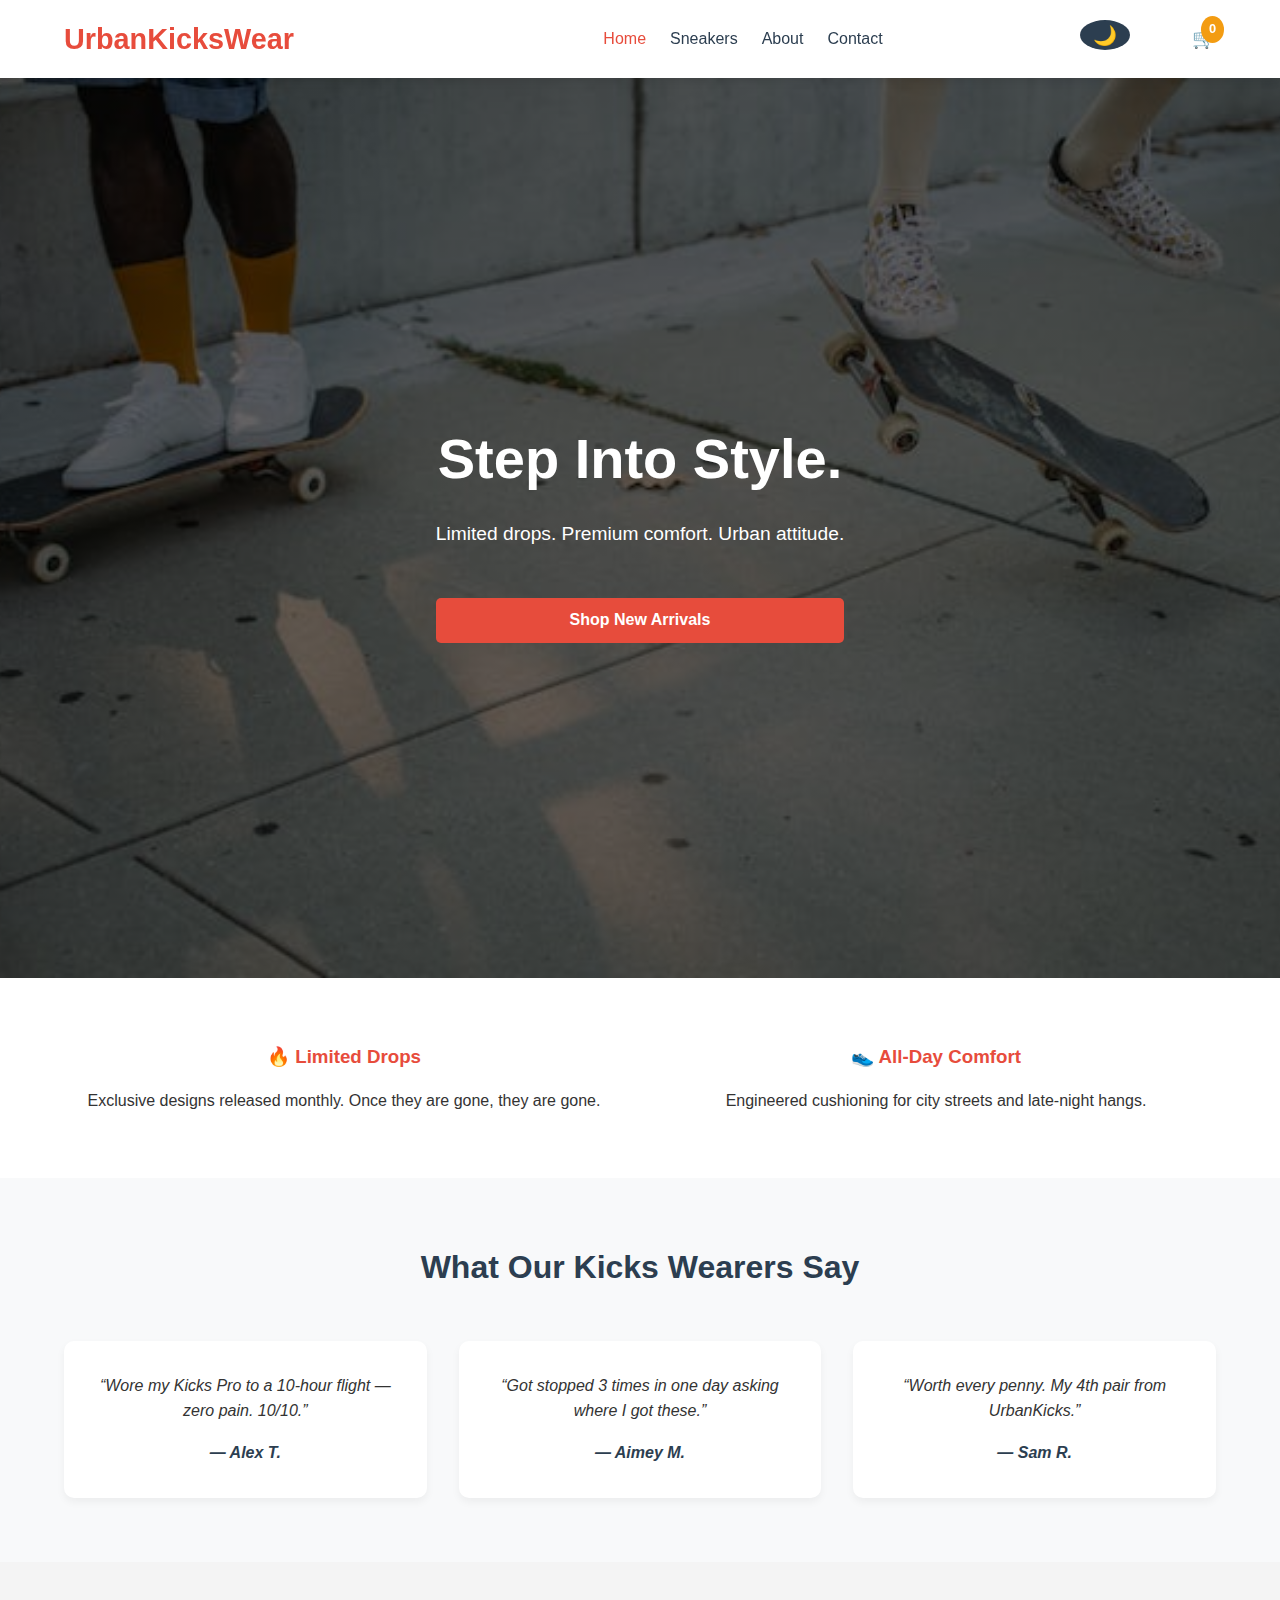
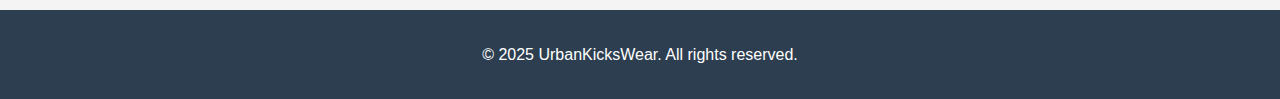
<file: UrbanKicksWear/index.html>
<!DOCTYPE html>
<html lang="en">
<head>
    <meta charset="UTF-8">
    <meta name="viewport" content="width=device-width, initial-scale=1.0">
    <title>UrbanKicksWear | Step Into Style</title>
    <link rel="stylesheet" href="css/styles.css">
    <link rel="stylesheet" href="css/responsive.css">
    <link rel="icon" href="images/favicon.ico" type="image/x-icon">
    <!-- <link href="https://fonts.googleapis.com/css2?family=Poppins:wght@300;400;600;700&display=swap" rel="stylesheet"> -->
</head>
<body>
    <header>
        <div class="logo">UrbanKicksWear</div>
        <nav>
            <ul class="nav-links">
                <li><a href="index.html" class="active">Home</a></li>
                <li><a href="products.html">Sneakers</a></li>
                <li><a href="about.html">About</a></li>
                <li><a href="contact.html">Contact</a></li>
                
            </ul>
        </nav>
        <div class="cart-icon" id="cartIcon">🛒 <span id="cartCount">0</span></div>
        <div class="burger" id="burger">☰</div>
    </header>

    <main>
        <!-- Hero Section -->
        <section class="hero">
            <div class="hero-content">
                <h1>Step Into Style.</h1>
                <p>Limited drops. Premium comfort. Urban attitude.</p>
                <a href="products.html" class="btn">Shop New Arrivals</a>
            </div>
        </section>

        <!-- Features -->
        <section class="features">
            <div class="feature-card">
                <h3>🔥 Limited Drops</h3>
                <p>Exclusive designs released monthly. Once they are gone, they are gone.</p>
            </div>
            <!-- <div class="feature-card">
                <h3>🌿 Vegan Materials</h3>
                <p>Eco-conscious without sacrificing style or durability.</p>
            </div> -->
            <div class="feature-card">
                <h3>👟 All-Day Comfort</h3>
                <p>Engineered cushioning for city streets and late-night hangs.</p>
            </div>
        </section>

        <!-- Testimonials -->
        <section class="testimonials">
            <h2>What Our Kicks Wearers Say</h2>
            <div class="testimonial-grid">
                <div class="testimonial">
                    <p>“Wore my Kicks Pro to a 10-hour flight — zero pain. 10/10.”</p>
                    <cite>— Alex T.</cite>
                </div>
                <div class="testimonial">
                    <p>“Got stopped 3 times in one day asking where I got these.”</p>
                    <cite>— Aimey M.</cite>
                </div>
                <div class="testimonial">
                    <p>“Worth every penny. My 4th pair from UrbanKicks.”</p>
                    <cite>— Sam R.</cite>
                </div>
            </div>
        </section>
    </main>

    <footer>
        <p>&copy; 2025 UrbanKicksWear. All rights reserved.</p>
        
    </footer>

    <button id="backToTop">↑</button>
    <button id="darkModeToggle" class="dark-mode-toggle">🌙</button>

    <script src="js/main.js"></script>
    <script src="js/cart.js"></script>
    
</body>
</html>
</file>
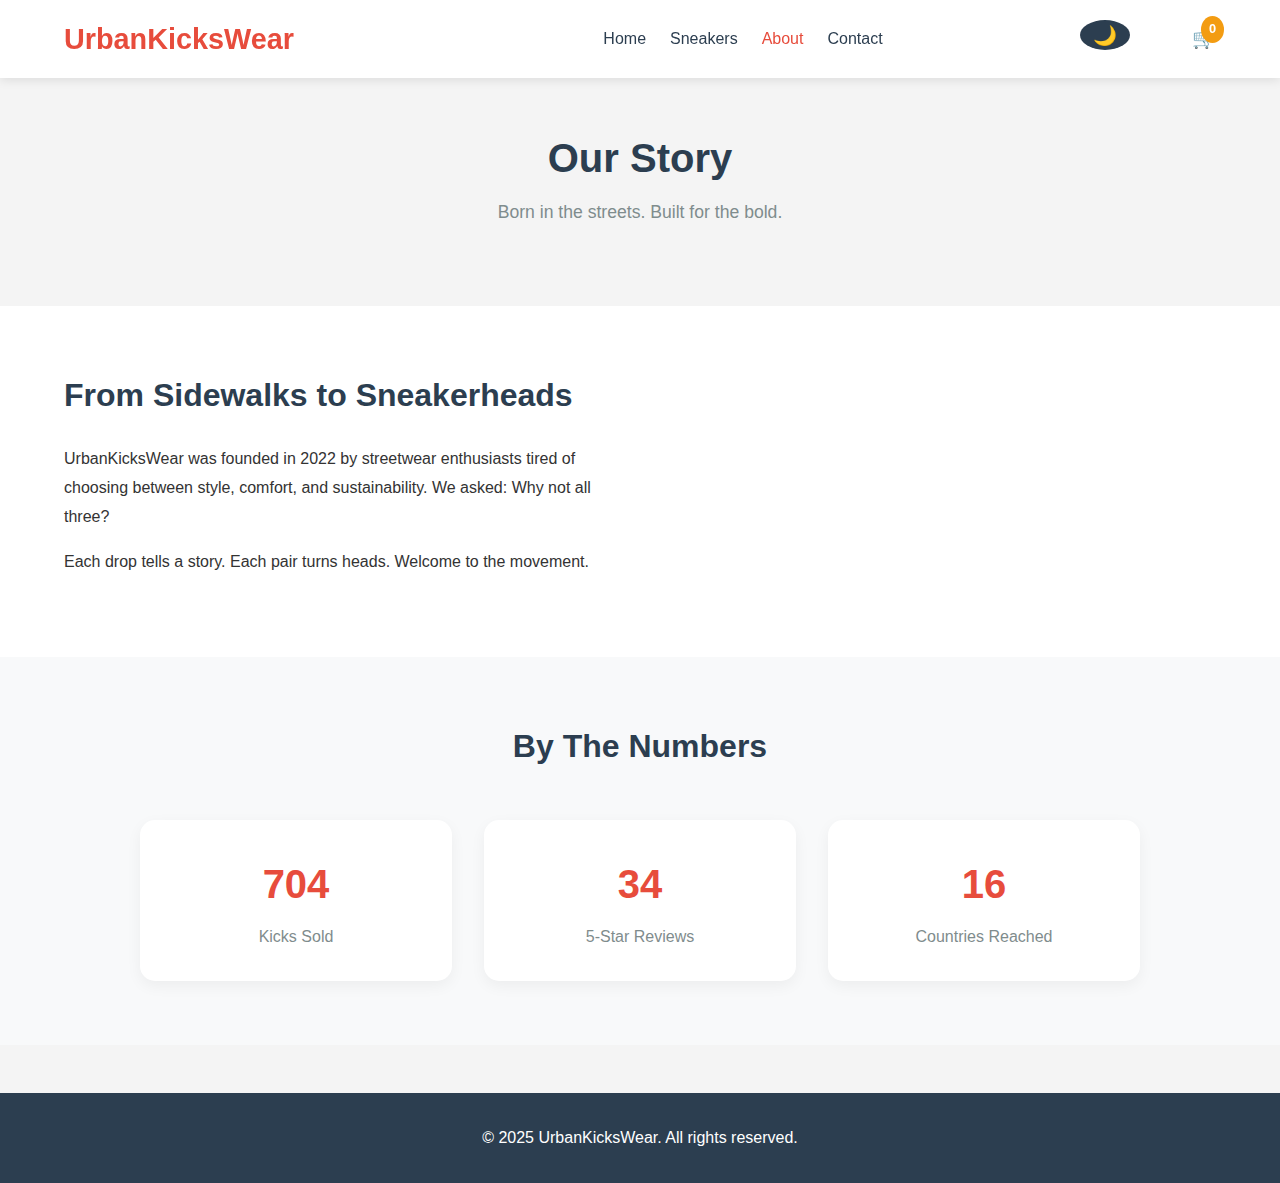
<file: UrbanKicksWear/about.html>
<!DOCTYPE html>
<html lang="en">
<head>
    <meta charset="UTF-8">
    <meta name="viewport" content="width=device-width, initial-scale=1.0">
    <title>UrbanKicksWear | Our Story</title>
    <link rel="stylesheet" href="css/styles.css">
    <link rel="stylesheet" href="css/responsive.css">
    <!-- <link href="https://fonts.googleapis.com/css2?family=Poppins:wght@300;400;600;700&display=swap" rel="stylesheet"> -->
</head>
<body>
    <header>
        <div class="logo">UrbanKicksWear</div>
        <nav>
            <ul class="nav-links">
                <li><a href="index.html">Home</a></li>
                <li><a href="products.html">Sneakers</a></li>
                <li><a href="about.html" class="active">About</a></li>
                <li><a href="contact.html">Contact</a></li>
                
            </ul>
        </nav>
        <div class="cart-icon" id="cartIcon">🛒 <span id="cartCount">0</span></div>
        <div class="burger" id="burger">☰</div>
    </header>

    <main>
        <section class="page-header">
            <h1>Our Story</h1>
            <p>Born in the streets. Built for the bold.</p>
        </section>

        <section class="about-content">
            <div class="about-text">
                <h2>From Sidewalks to Sneakerheads</h2>
                <p>UrbanKicksWear was founded in 2022 by streetwear enthusiasts tired of choosing between style, comfort, and sustainability. We asked: Why not all three?</p>
                <p>Each drop tells a story. Each pair turns heads. Welcome to the movement.</p>
        </section>

        <section class="stats-section">
            <h2>By The Numbers</h2>
            <div class="stats-grid" id="statsGrid">
                <div class="stat">
                    <div class="stat-number" data-target="2000">0</div>
                    <div class="stat-label">Kicks Sold</div>
                </div>
                <div class="stat">
                    <div class="stat-number" data-target="98">0</div>
                    <div class="stat-label">5-Star Reviews</div>
                </div>
                <div class="stat">
                    <div class="stat-number" data-target="47">0</div>
                    <div class="stat-label">Countries Reached</div>
                </div>
            </div>
        </section>

    </main>

    <footer>
        <p>&copy; 2025 UrbanKicksWear. All rights reserved.</p>
        
    </footer>

    <button id="backToTop">↑</button>
    <button id="darkModeToggle" class="dark-mode-toggle">🌙</button>

    <script src="js/main.js"></script>
    <script src="js/cart.js"></script>
    <script src="js/stats.js"></script>
</body>
</html>
</file>
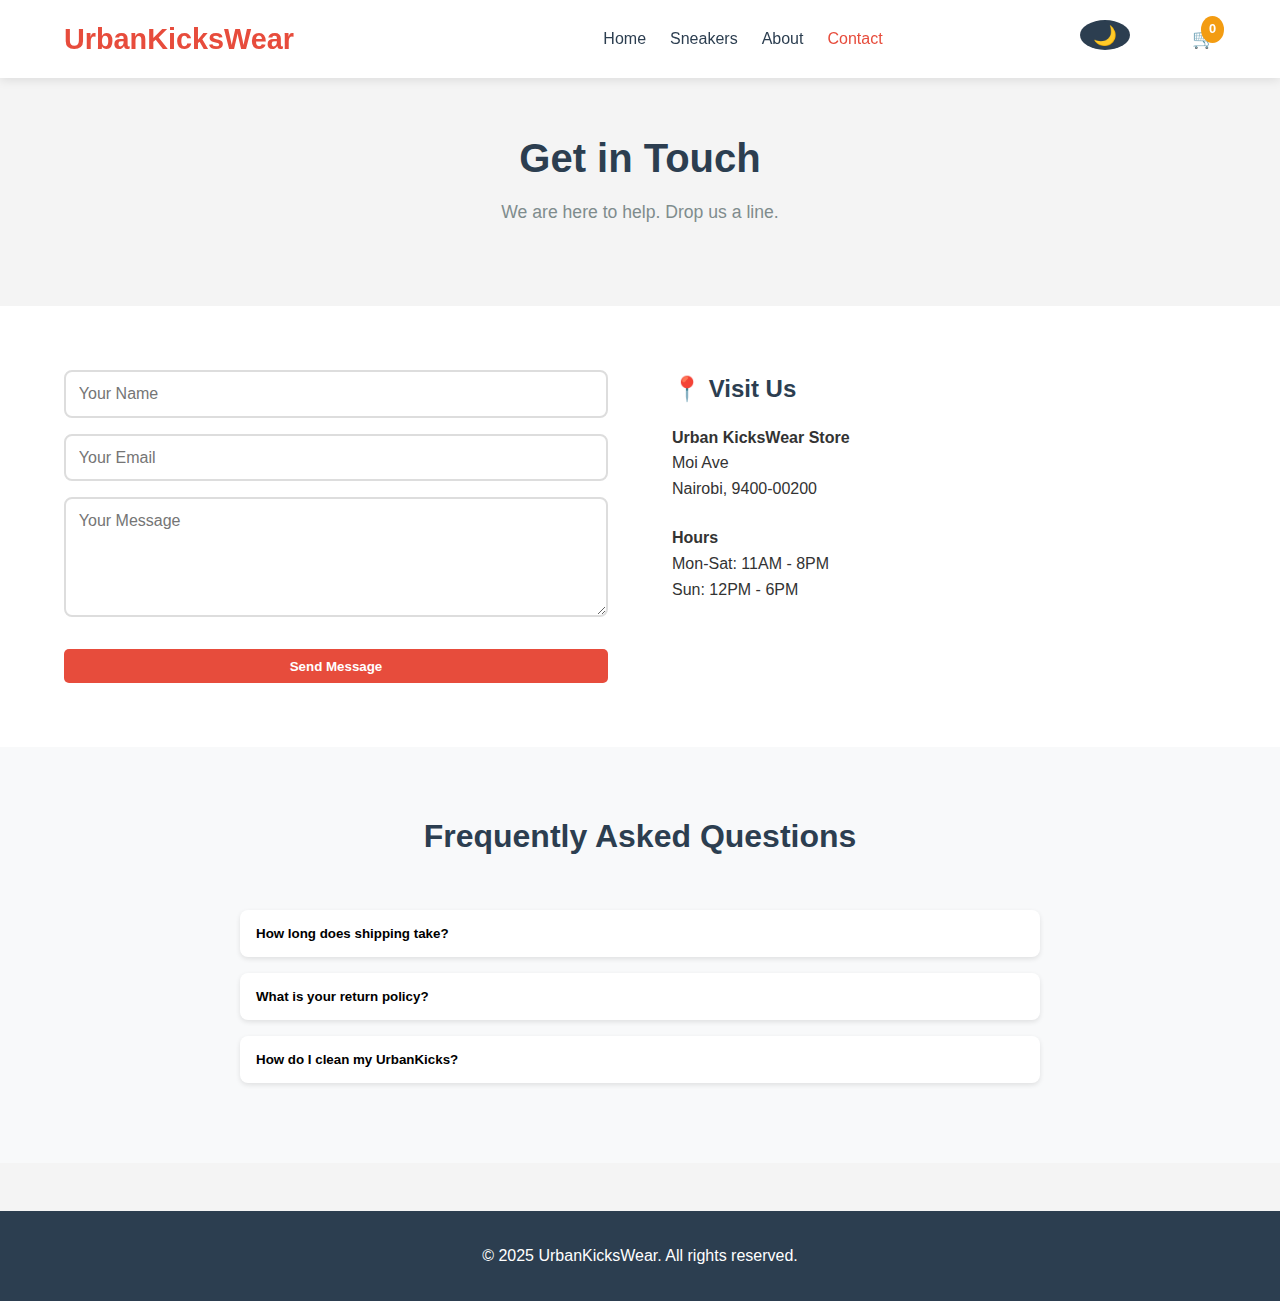
<file: UrbanKicksWear/contact.html>
<!DOCTYPE html>
<html lang="en">
<head>
    <meta charset="UTF-8">
    <meta name="viewport" content="width=device-width, initial-scale=1.0">
    <title>UrbanKicksWear | Get in Touch</title>
    <link rel="stylesheet" href="css/styles.css">
    <link rel="stylesheet" href="css/responsive.css">
    <!-- <link href="https://fonts.googleapis.com/css2?family=Poppins:wght@300;400;600;700&display=swap" rel="stylesheet"> -->
</head>
<body>
    <header>
        <div class="logo">UrbanKicksWear</div>
        <nav>
            <ul class="nav-links">
                <li><a href="index.html">Home</a></li>
                <li><a href="products.html">Sneakers</a></li>
                <li><a href="about.html">About</a></li>
                <li><a href="contact.html" class="active">Contact</a></li>
                
            </ul>
        </nav>
        <div class="cart-icon" id="cartIcon">🛒 <span id="cartCount">0</span></div>
        <div class="burger" id="burger">☰</div>
    </header>

    <main>
        <section class="page-header">
            <h1>Get in Touch</h1>
            <p>We are here to help. Drop us a line.</p>
        </section>

        <section class="contact-content">
            <div class="contact-form">
                <form id="contactForm">
                    <input type="text" id="name" placeholder="Your Name" required>
                    <input type="email" id="email" placeholder="Your Email" required>
                    <textarea id="message" placeholder="Your Message" rows="5" required></textarea>
                    <button type="submit" class="btn">Send Message</button>
                </form>
            </div>
            <div class="contact-info">
                <h3>📍 Visit Us</h3>
                <p><strong>Urban KicksWear Store</strong><br>Moi Ave<br>Nairobi, 9400-00200</p>
                <p><strong>Hours</strong><br>Mon-Sat: 11AM - 8PM<br>Sun: 12PM - 6PM</p>    
            </div>
        </section>

        <section class="faq-section">
            <h2>Frequently Asked Questions</h2>
            <div class="faq-list">
                <div class="faq-item">
                    <button class="faq-question">How long does shipping take?</button>
                    <div class="faq-answer">
                        <p>Standard shipping: 3-5 business days. Express: 1-2 days. International: 7-14 days.</p>
                    </div>
                </div>
                <div class="faq-item">
                    <button class="faq-question">What is your return policy?</button>
                    <div class="faq-answer">
                        <p>30-day returns for unworn kicks in original packaging. Free return shipping!</p>
                    </div>
                </div>
                <div class="faq-item">
                    <button class="faq-question">How do I clean my UrbanKicks?</button>
                    <div class="faq-answer">
                        <p>Use a soft brush + mild soap. Never machine wash. Air dry only.</p>
                    </div>
                </div>
            </div>
        </section>
    </main>

    <footer>
        <p>&copy; 2025 UrbanKicksWear. All rights reserved.</p>
        
    </footer>

    <button id="darkModeToggle" class="dark-mode-toggle">🌙</button>
    <button id="backToTop">↑</button>

    <script src="js/main.js"></script>
    <script src="js/cart.js"></script>
    <script src="js/faq-accordion.js"></script>
    <script src="js/form-validation.js"></script>
</body>
</html>
</file>
<file: UrbanKicksWear/css/styles.css>
/* CSS Variables for Theming */
:root { 
    --primary: #e74c3c; /* vibrant red */
    --secondary: #2c3e50; /* dark blue-gray */
    --accent: #f39c12; /* bright orange */
    --light: #f4f4f4; /* light gray */
    --text: #333; /* dark text color */
}

* {
    margin: 0;
    padding: 0;
    box-sizing: border-box;
}

body {
    font-family: 'Poppins', sans-serif;
    color: var(--text);
    background: var(--light);
    line-height: 1.6; /* improves readability */
}

/* Header */
header {
    display: flex;
    justify-content: space-between; /*navigational links on either side*/
    align-items: center;
    padding: 1rem 5%; /* 5% padding for responsiveness */
    background: white;
    box-shadow: 0 2px 10px rgba(0,0,0,0.1);
    position: sticky;
    top: 0;
    z-index: 1000; /* ensures header stays on top */
}

.logo {
    font-size: 1.8rem;
    font-weight: 700;
    color: var(--primary);
    text-decoration: none;
}

.nav-links {
    display: flex;
    list-style: none;
    gap: 1.5rem;
}

.nav-links a {
    text-decoration: none;
    color: var(--secondary);
    font-weight: 500;
    transition: color 0.3s;
}

.nav-links a:hover,
.nav-links a.active {
    color: var(--primary);
}

.cart-icon {
    cursor: pointer;
    font-weight: bold;
    font-size: 1.2rem;
    position: relative; 
}

.cart-icon span {
    background: var(--accent);
    color: white;
    border-radius: 50%;
    padding: 0.2rem 0.5rem;
    font-size: 0.8rem;
    position: absolute; /* position the badge */
    top: -8px;
    right: -8px;
}

.burger {
    display: none;
    font-size: 1.5rem;
    cursor: pointer;
    color: var(--secondary);
}

/* Hero */
.hero {
    height: 100vh;
    background: linear-gradient(rgba(0, 0, 0, 0.6), rgba(0, 0, 0, 0.6)), url('../images/hero/hero-bg.jpeg') no-repeat center center/cover;
    display: flex;
    align-items: center;
    justify-content: center;
    text-align: center;
    color: white;
    position: relative;
}

.hero-content h1 {
    font-size: 3.5rem;
    margin-bottom: 1rem;
    font-weight: 700;
}

.hero-content p {
    font-size: 1.2rem;
    margin-bottom: 2rem;
    max-width: 600px;
}

.btn {
    display: inline-block;
    background: var(--primary);
    color: white;
    padding: 0.8rem 2rem;
    text-decoration: none;
    border-radius: 5px;
    font-weight: 600;
    transition: background 0.3s;
}

.btn:hover {
    background: #c0392b;
}

/* Features */
.features {
    display: grid;
    grid-template-columns: repeat(auto-fit, minmax(300px, 1fr));
    gap: 2rem;
    padding: 4rem 5%;
    background: white;
    text-align: center;
}

.feature-card h3 {
    color: var(--primary);
    margin-bottom: 1rem;
}

/* Testimonials */
.testimonials {
    padding: 4rem 5%;
    background: #f8f9fa;
    text-align: center;
}

.testimonials h2 {
    margin-bottom: 3rem;
    font-size: 2rem;
    color: var(--secondary);
}

.testimonial-grid {
    display: grid;
    grid-template-columns: repeat(auto-fit, minmax(300px, 1fr));
    gap: 2rem;
}

.testimonial {
    background: white;
    padding: 2rem;
    border-radius: 10px;
    box-shadow: 0 4px 8px rgba(0,0,0,0.05);
}

.testimonial p {
    font-style: italic;
    margin-bottom: 1rem;
}

cite {
    font-weight: 600;
    color: var(--secondary);
}

/* Footer */
footer {
    background: var(--secondary);
    color: white;
    text-align: center;
    padding: 2rem 1rem;
    margin-top: 3rem;
}

.social-icons {
    margin-top: 1rem;
}

.social-icons a {
    margin: 0 0.5rem;
}

.social-icons img {
    width: 30px;
    filter: brightness(0) invert(1); /* makes icons white */
}

/* Back to Top */
#backToTop {
    position: fixed;
    bottom: 20px;
    right: 20px;
    background: var(--primary);
    color: white;
    border: none;
    width: 50px;
    height: 50px;
    border-radius: 50%;
    cursor: pointer;
    display: none;
    font-size: 1.2rem;
    transition: background 0.3s;
}

#backToTop:hover {
    background: #c0392b;
}

/* Products Section */
/* Page Header */
.page-header {
    text-align: center;
    padding: 3rem 1rem;
    background: var(--light);
    margin-bottom: 2rem;
}

.page-header h1 {
    font-size: 2.5rem;
    color: var(--secondary);
    margin-bottom: 0.5rem;
}

.page-header p {
    font-size: 1.1rem;
    color: #7f8c8d;
}

/* Filters */
.filters {
    text-align: center;
    padding: 1rem;
    margin-bottom: 2rem;
}

.filters button {
    background: transparent;
    border: 2px solid var(--primary);
    color: var(--primary);
    padding: 0.5rem 1rem;
    margin: 0 0.5rem 1rem;
    border-radius: 5px;
    cursor: pointer;
    font-family: 'Poppins', sans-serif;
    transition: all 0.3s;
}

.filters button.active,
.filters button:hover {
    background: var(--primary);
    color: white;
}

/* Products Grid */
.products-grid {
    display: grid;
    grid-template-columns: repeat(auto-fill, minmax(280px, 1fr));
    gap: 2rem;
    padding: 0 5% 4rem;
}

.product-card {
    background: white;
    border-radius: 15px;
    overflow: hidden;
    box-shadow: 0 5px 15px rgba(0,0,0,0.08);
    transition: transform 0.3s, box-shadow 0.3s;
}

.product-card:hover {
    transform: translateY(-10px);
    box-shadow: 0 10px 25px rgba(0,0,0,0.15);
}

.product-card img {
    width: 100%;
    height: 220px;
    object-fit: cover;
}

.card-body {
    padding: 1.5rem;
}

.card-body h3 {
    font-size: 1.3rem;
    margin-bottom: 0.5rem;
    color: var(--secondary);
}

.price {
    font-size: 1.4rem;
    font-weight: 700;
    color: var(--primary);
    margin: 0.5rem 0;
}

.tag {
    display: inline-block;
    background: var(--accent);
    color: white;
    font-size: 0.8rem;
    padding: 0.2rem 0.6rem;
    border-radius: 4px;
    margin-bottom: 0.8rem;
}

.btn {
    display: inline-block;
    background: var(--primary);
    color: white;
    padding: 0.6rem 1.2rem;
    text-decoration: none;
    border-radius: 5px;
    font-weight: 600;
    cursor: pointer;
    transition: background 0.3s;
    border: none;
    width: 100%;
    text-align: center;
    margin-top: 1rem;
}

.btn:hover {
    background: #c0392b;
}

/* Modal */
.modal {
    display: none;
    position: fixed;
    z-index: 200;
    left: 0;
    top: 0;
    width: 100%;
    height: 100%;
    background: rgba(0,0,0,0.8);
    overflow: auto;
}

.modal-content {
    background: white;
    margin: 5% auto;
    padding: 2rem;
    width: 90%;
    max-width: 800px;
    border-radius: 15px;
    position: relative;
    animation: modalFadeIn 0.4s;
}

@keyframes modalFadeIn {
    from { opacity: 0; transform: translateY(-50px); }
    to { opacity: 1; transform: translateY(0); }
}

.close {
    position: absolute;
    right: 25px;
    top: 20px;
    font-size: 2rem;
    cursor: pointer;
    color: #aaa;
    transition: color 0.3s;
}

.close:hover {
    color: #333;
}

.modal img {
    width: 100%;
    max-height: 300px;
    object-fit: contain;
    margin-bottom: 1.5rem;
    border-radius: 10px;
}

/* Dark Mode Toggle Button */
.dark-mode-toggle {
    position: absolute;
    top: 20px;
    right: 150px; /* left of cart */
    background: var(--secondary);
    color: white;
    width: 50px;
    height: 30px;
    border: none;
    border-radius: 50%;
    cursor: pointer;
    font-size: 1.2rem;
    z-index: 9999; /* Increase this to ensure it’s above the overlay */
    transition: all 0.3s;
}

.dark-mode-toggle:hover {
    transform: rotate(20deg);
}

/* For Dark Mode */
body.dark-mode {
    background: #121212;
    color: #e0e0e0;
}

body.dark-mode header,
body.dark-mode .product-card,
body.dark-mode .modal-content,
body.dark-mode .page-header,
body.dark-mode .testimonial,
body.dark-mode .feature-card {
    background: #1e1e1e;
    color: #ffffff;
}

body.dark-mode .nav-links a,
body.dark-mode .feature-card h3,
body.dark-mode cite {
    color: #e0e0e0;
}


    

body.dark-mode .btn {
    background: #d35400;
}

body.dark-mode .btn:hover {
    background: #a04000;
}

body.dark-mode .filters button {
    border-color: #e74c3c;
    color: #e74c3c;
}

body.dark-mode .filters button.active,
body.dark-mode .filters button:hover {
    background: #e74c3c;
    color: white;
}

body.dark-mode footer {
    background: #0f0f0f;
}

body.dark-mode .social-icons img {
    filter: brightness(0) invert(1);
}

body.dark-mode .price {
    color: #f39c12;
}

/* About Page Styles */
.about-content {
    display: grid;
    grid-template-columns: 1fr 1fr;
    gap: 4rem;
    padding: 4rem 5%;
    align-items: center;
    background: white;
}

.about-text h2 {
    font-size: 2rem;
    margin-bottom: 1.5rem;
    color: var(--secondary);
}

.about-text p {
    margin-bottom: 1rem;
    line-height: 1.8;
}

.stats-section {
    text-align: center;
    padding: 4rem 2rem;
    background: #f8f9fa;
}

.stats-section h2 {
    margin-bottom: 3rem;
    font-size: 2rem;
    color: var(--secondary);
}

.stats-grid {
    display: grid;
    grid-template-columns: repeat(auto-fit, minmax(200px, 1fr));
    gap: 2rem;
    max-width: 1000px;
    margin: 0 auto;
}

.stat {
    background: white;
    padding: 2rem;
    border-radius: 15px;
    box-shadow: 0 5px 15px rgba(0,0,0,0.05);
}

.stat-number {
    font-size: 2.5rem;
    font-weight: 700;
    color: var(--primary);
    margin-bottom: 0.5rem;
}

.stat-label {
    font-size: 1rem;
    color: #7f8c8d;
}

/* Dark Mode Tweaks */
body.dark-mode .about-content,
body.dark-mode .stats-section,
body.dark-mode .stat,

body.dark-mode .about-text p,
body.dark-mode .stat-label,

body.dark-mode .stat-number {
    color: #f39c12;
}

/* Contact Page */
.contact-content {
    display: grid;
    grid-template-columns: 1fr 1fr;
    gap: 4rem;
    padding: 4rem 5%;
    background: white;
}

.contact-form form {
    display: flex;
    flex-direction: column;
    gap: 1rem;
}

.contact-form input,
.contact-form textarea {
    padding: 0.8rem;
    border: 2px solid #ddd;
    border-radius: 8px;
    font-family: 'Poppins', sans-serif;
    font-size: 1rem;
}

.contact-form input:focus,
.contact-form textarea:focus {
    outline: none;
    border-color: var(--primary);
}

.contact-info h3 {
    font-size: 1.5rem;
    margin-bottom: 1rem;
    color: var(--secondary);
}

.contact-info p {
    margin-bottom: 1.5rem;
    line-height: 1.6;
}

.faq-section {
    padding: 4rem 5%;
    background: #f8f9fa;
    text-align: center;
}

.faq-section h2 {
    margin-bottom: 3rem;
    font-size: 2rem;
    color: var(--secondary);
}

.faq-list {
    max-width: 800px;
    margin: 0 auto;
    text-align: left;
}

.faq-item {
    margin-bottom: 1rem;
}

.faq-question {
    width: 100%;
    padding: 1rem;
    background: white;
    border: none;
    border-radius: 8px;
    text-align: left;
    font-weight: 600;
    cursor: pointer;
    box-shadow: 0 2px 5px rgba(0,0,0,0.1);
    transition: all 0.3s;
}

.faq-question:hover,
.faq-question.active {
    background: var(--primary);
    color: white;
}

.faq-answer {
    display: none;
    padding: 1rem;
    background: white;
    border-radius: 0 0 8px 8px;
    margin-top: -8px;
    box-shadow: 0 4px 8px rgba(0,0,0,0.1);
}

.faq-answer p {
    margin: 0;
    line-height: 1.6;
}

/* Dark Mode */
body.dark-mode .contact-content,
body.dark-mode .faq-section,
body.dark-mode .faq-question,
body.dark-mode .faq-answer {
    background: #1e1e1e;
}

body.dark-mode .contact-form input,
body.dark-mode .contact-form textarea {
    background: #2d2d2d;
    border-color: #444;
    color: white;
}

body.dark-mode .faq-question:hover,
body.dark-mode .faq-question.active {
    background: #e74c3c;
}

/* Slide-in Cart Sidebar */
.cart-sidebar {
    position: fixed;
    top: 0;
    right: -400px; /* Hidden by default */
    width: 400px;
    height: 100%;
    background: white;
    box-shadow: -5px 0 15px rgba(0,0,0,0.1);
    z-index: 2000;
    transition: right 0.4s ease;
    padding: 2rem;
    overflow-y: auto;
}

.cart-sidebar.open {
    right: 0;
}

.cart-sidebar h2 {
    margin-bottom: 1.5rem;
    padding-bottom: 1rem;
    border-bottom: 2px solid var(--primary);
}

.cart-item {
    display: flex;
    justify-content: space-between;
    align-items: center;
    padding: 1rem 0;
    border-bottom: 1px solid #eee;
}

.cart-item-info h4 {
    margin: 0;
}

.cart-item-quantity {
    display: flex;
    align-items: center;
    gap: 0.5rem;
}

.cart-item-quantity button {
    background: #eee;
    border: none;
    width: 25px;
    height: 25px;
    border-radius: 50%;
    cursor: pointer;
}

.cart-total {
    margin-top: 2rem;
    font-size: 1.2rem;
    font-weight: 700;
}

.cart-actions {
    margin-top: 2rem;
    display: flex;
    flex-direction: column;
    gap: 1rem;
}

.cart-actions .btn {
    width: 100%;
}

.cart-empty {
    text-align: center;
    padding: 3rem 0;
    color: #7f8c8d;
}

/* Overlay when cart is open */
.cart-overlay {
    position: fixed;
    top: 0;
    left: 0;
    width: 100%;
    height: 100%;
    background: rgba(0,0,0,0.5);
    z-index: 1999;
    display: none;
}

.cart-overlay.active {
    display: block;
}

/* Dark Mode */
body.dark-mode .cart-sidebar {
    background: #1e1e1e;
    color: #ffffff;
}

body.dark-mode .cart-item {
    border-bottom: 1px solid #333;
}

body.dark-mode .cart-item-quantity button {
    background: #333;
    color: white;
}

body.dark-mode .cart-empty {
    color: #bdc3c7;
}

/* Sold Out Button */
.btn-sold-out {
    background: #bdc3c7 !important;
    color: #7f8c8d !important;
    cursor: not-allowed !important;
    opacity: 0.7;
}

.btn-sold-out:hover {
    transform: none !important;
    background: #bdc3c7 !important;
}

/* Out of Stock Badge */
.out-of-stock {
    background: #e74c3c;
    color: white;
    padding: 0.3rem 0.6rem;
    border-radius: 4px;
    font-size: 0.8rem;
    display: inline-block;
    margin: 0.5rem 0;
    font-weight: 600;
    letter-spacing: 0.5px;
}

/* Dark Mode Support */
body.dark-mode .btn-sold-out {
    background: #444 !important;
    color: #666 !important;
}

body.dark-mode .out-of-stock {
    background: #c0392b;
}
</file>
<file: UrbanKicksWear/css/responsive.css>
@media (max-width: 768px) {
    .nav-links {
        position: fixed;
        right: -100%;
        top: 70px;
        flex-direction: column;
        background: white;
        width: 100%;
        text-align: center;
        padding: 2rem 0;
        box-shadow: 0 5px 10px rgba(0,0,0,0.1);
        transition: 0.3s ease-in-out;
        z-index: 999;
    }

    .nav-links.active {
        right: 0;
    }

    .burger {
        display: block;
    }

    .hero-content h1 {
        font-size: 2.5rem;
    }

    .hero-content p {
        font-size: 1rem;
    }

    .features, .testimonials {
        padding: 2rem 5%;
    }
}

@media (max-width: 480px) {
    .hero-content h1 {
        font-size: 2rem;
    }

    .btn {
        padding: 0.7rem 1.5rem;
        font-size: 1rem;
    }
}
</file>
